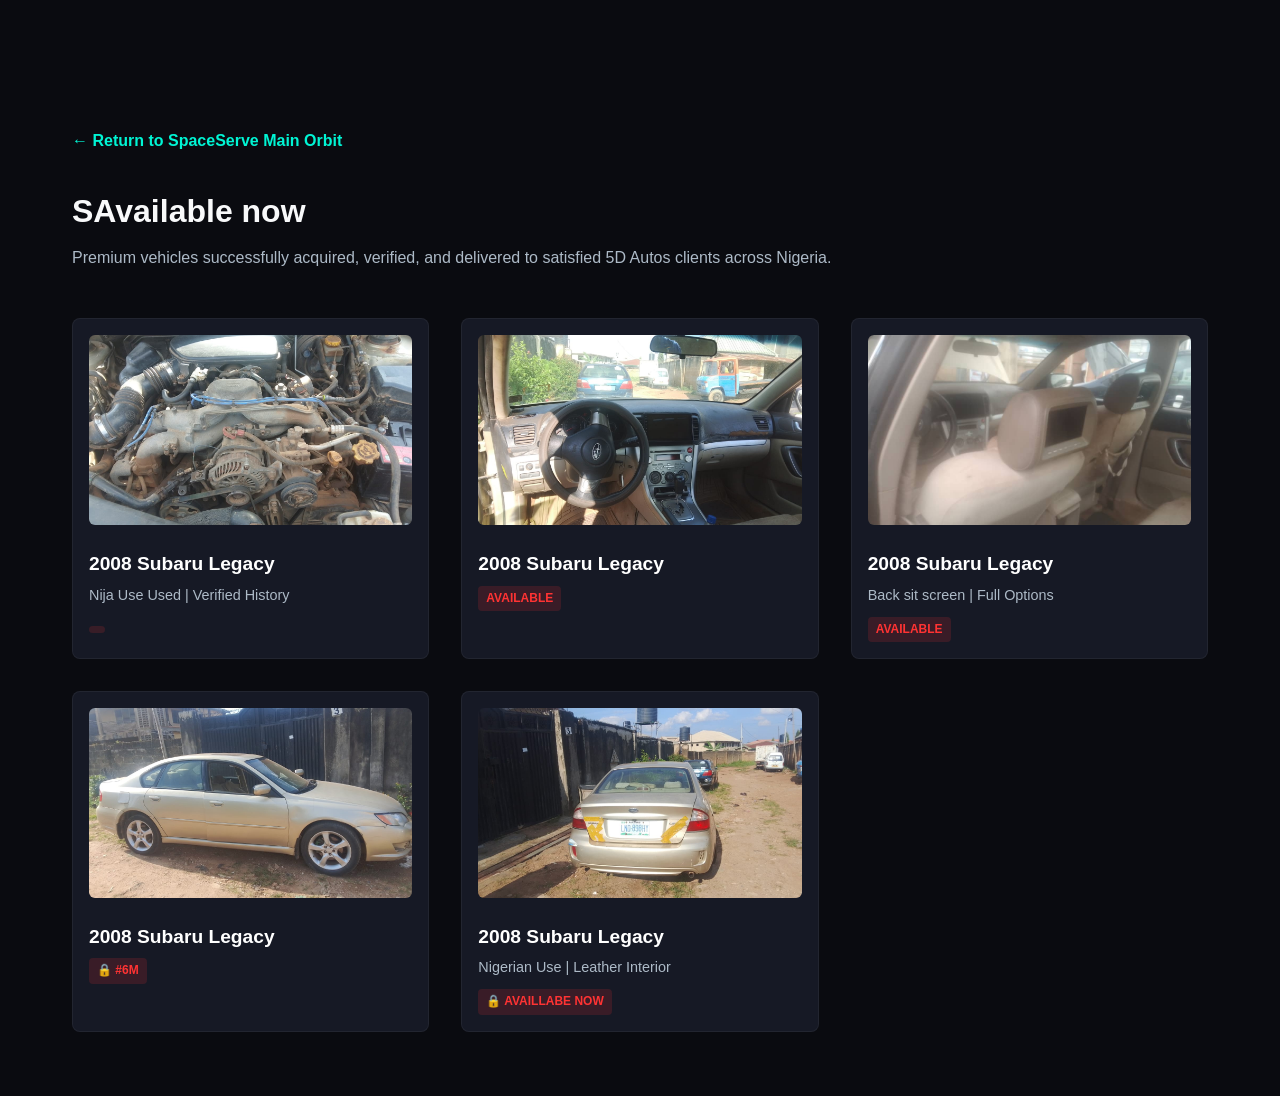
<file: available.html>
<!DOCTYPE html>
<html lang="en">

<head>
    <meta charset="UTF-8">
    <meta name="viewport" content="width=device-width, initial-scale=1.0">
    <title>5D Autos | Available catalog</title>
    <link rel="stylesheet" href="style.css">
    <style>
        .inventory-wrapper {
            max-width: 1200px;
            margin: 8rem auto 4rem auto;
            padding: 0 2rem;
        }

        .back-home {
            color: var(--stellar-glow);
            text-decoration: none;
            font-weight: 600;
            display: inline-block;
            margin-bottom: 2rem;
        }

        .inventory-grid-display {
            display: grid;
            grid-template-columns: repeat(auto-fit, minmax(280px, 1fr));
            gap: 2rem;
        }

        .car-catalog-card {
            background: var(--space-nebula);
            border: 1px solid rgba(255, 255, 255, 0.05);
            padding: 1rem;
            border-radius: 8px;
            transition: transform 0.2s ease;
        }

        .car-catalog-card:hover {
            transform: translateY(-5px);
            border-color: var(--cosmic-blue);
        }

        .car-catalog-card img {
            width: 100%;
            height: 190px;
            object-fit: cover;
            border-radius: 6px;
        }

        .car-info h4 {
            margin: 1rem 0 0.25rem 0;
            font-size: 1.2rem;
            color: #fff;
        }

        .car-info p {
            color: var(--text-muted);
            font-size: 0.9rem;
            margin-bottom: 0.5rem;
        }

        .sold-badge {
            display: inline-block;
            font-size: 0.75rem;
            font-weight: 700;
            background: rgba(255, 51, 51, 0.15);
            color: #ff3333;
            padding: 0.2rem 0.5rem;
            border-radius: 4px;
            text-transform: uppercase;
        }
    </style>
</head>

<body style="background:#0a0b10; color:#f8f9fa;">

    <div class="inventory-wrapper">
        <!-- Structural Link back to home domain portal root -->
        <a href="index.html" class="back-home">&larr; Return to SpaceServe Main Orbit</a>

        <h1 style="margin-bottom: 0.5rem;"> SAvailable now</h1>
        <p style="color: var(--text-muted); margin-bottom: 3rem;">Premium vehicles successfully acquired, verified, and
            delivered to satisfied 5D Autos clients across Nigeria.</p>

        <!-- Fixed Grid Layout: Every image now gets its own individual card container -->
        <div class="inventory-grid-display">

            <!-- Car Card 1 -->
            <div class="car-catalog-card">
                <img src="image/S1.jpeg" alt="Delivered Vehicle">
                <div class="car-info">
                    <h4>2008 Subaru Legacy</h4>
                    <p>Nija Use Used | Verified History</p>
                    <span class="sold-badge"></span>
                </div>
            </div>

            <!-- Car Card 2 -->
            <div class="car-catalog-card">
                <img src="image/S2.jpeg" alt="Delivered Vehicle">
                <div class="car-info">
                    <h4>2008 Subaru Legacy</h4>
                    <span class="sold-badge">Available</span>
                </div>
            </div>

            <!-- Car Card 3 -->
            <div class="car-catalog-card">
                <img src="image/S3.jpeg" alt="Delivered Vehicle">
                <div class="car-info">
                    <h4>2008 Subaru Legacy</h4>
                    <p>Back sit screen | Full Options</p>
                    <span class="sold-badge">Available</span>
                </div>
            </div>

            <!-- Car Card 4 -->
            <div class="car-catalog-card">
                <img src="image/S4.jpeg" alt="Delivered Vehicle">
                <div class="car-info">
                    <h4>2008 Subaru Legacy</h4>
                    <span class="sold-badge">🔒 #6m</span>
                </div>
            </div>

            <!-- Car Card 5 -->
            <div class="car-catalog-card">
                <img src="image/S5.jpeg" alt="Delivered Vehicle">
                <div class="car-info">
                    <h4>2008 Subaru Legacy</h4>
                    <p>Nigerian Use | Leather Interior</p>
                    <span class="sold-badge">🔒 Availlabe now</span>
                </div>
            </div>

        </div>
    </div>

</body>

</html>
</file>
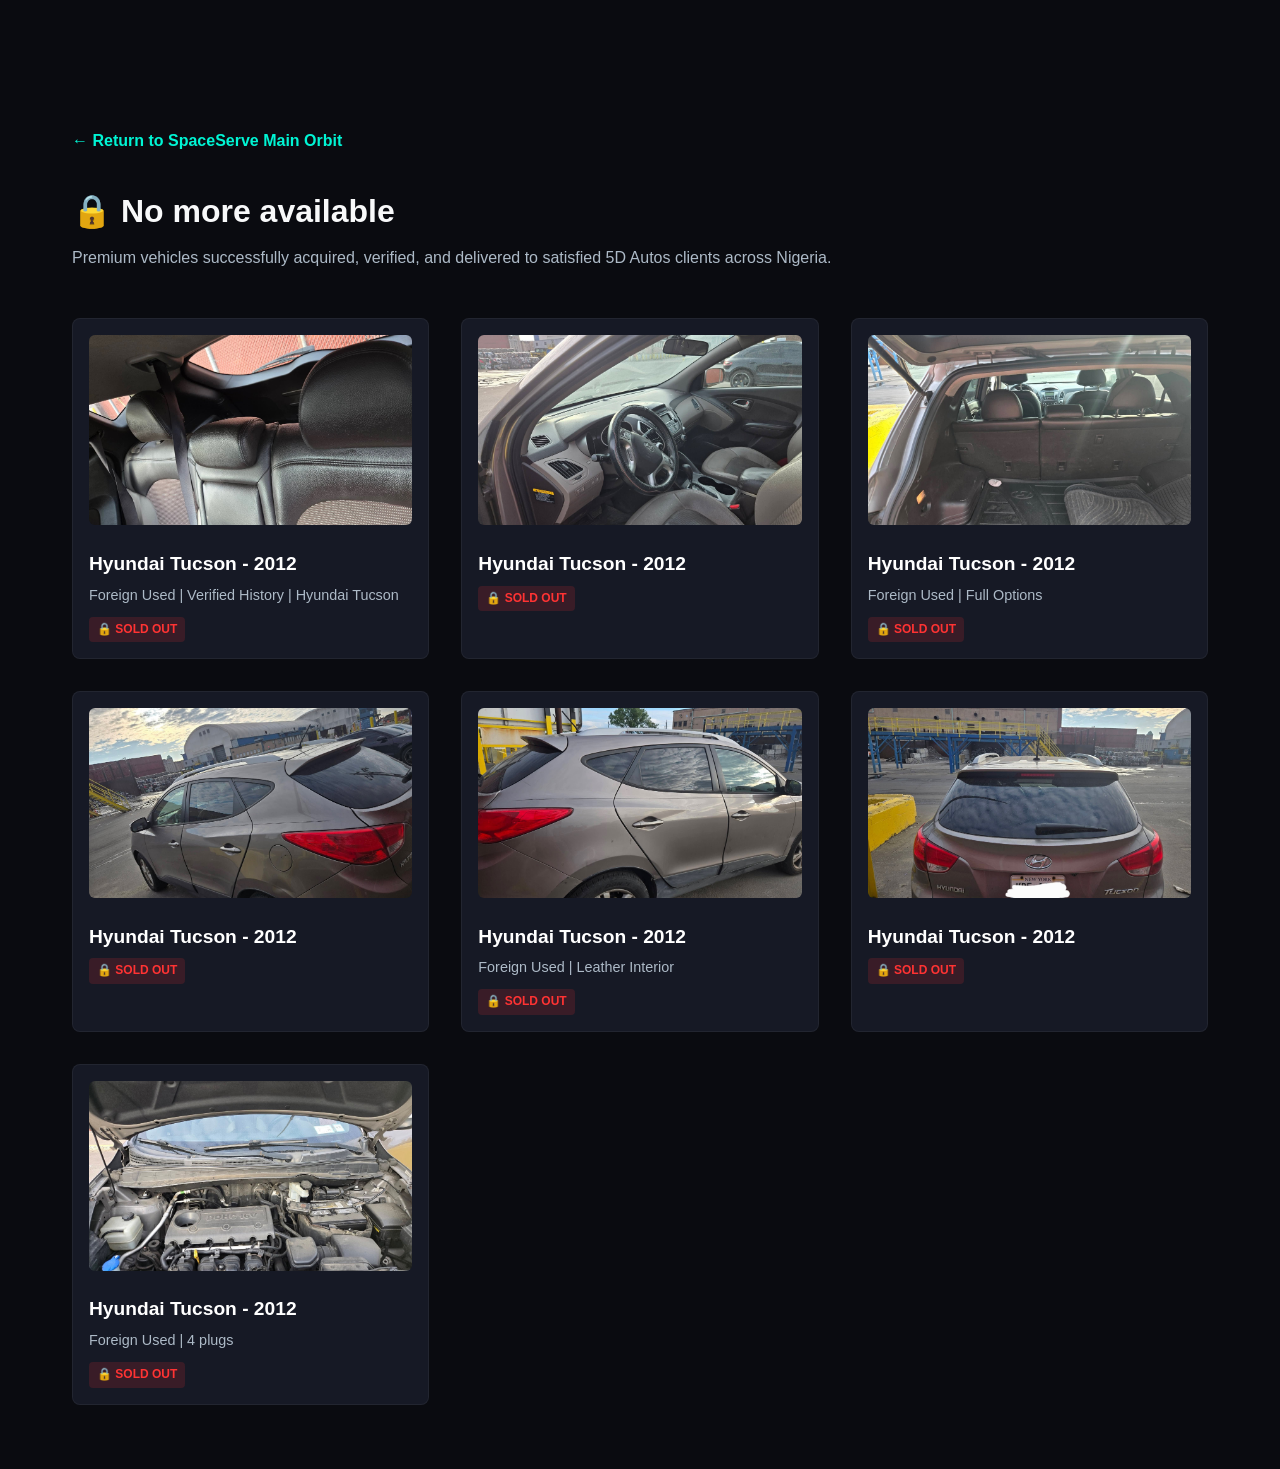
<file: sold.html>
<!DOCTYPE html>
<html lang="en">

<head>
    <meta charset="UTF-8">
    <meta name="viewport" content="width=device-width, initial-scale=1.0">
    <title>5D Autos | Sold Catalog</title>
    <link rel="stylesheet" href="style.css">
    <style>
        .inventory-wrapper { max-width: 1200px; margin: 8rem auto 4rem auto; padding: 0 2rem; }
        .back-home { color: var(--stellar-glow); text-decoration: none; font-weight: 600; display: inline-block; margin-bottom: 2rem; }
        .inventory-grid-display { display: grid; grid-template-columns: repeat(auto-fit, minmax(280px, 1fr)); gap: 2rem; }
        .car-catalog-card { background: var(--space-nebula); border: 1px solid rgba(255, 255, 255, 0.05); padding: 1rem; border-radius: 8px; transition: transform 0.2s ease; }
        .car-catalog-card:hover { transform: translateY(-5px); border-color: var(--cosmic-blue); }
        .car-catalog-card img { width: 100%; height: 190px; object-fit: cover; border-radius: 6px; }
        .car-info h4 { margin: 1rem 0 0.25rem 0; font-size: 1.2rem; color: #fff; }
        .car-info p { color: var(--text-muted); font-size: 0.9rem; margin-bottom: 0.5rem; }
        .sold-badge { display: inline-block; font-size: 0.75rem; font-weight: 700; background: rgba(255, 51, 51, 0.15); color: #ff3333; padding: 0.2rem 0.5rem; border-radius: 4px; text-transform: uppercase; }
    </style>
</head>

<body style="background:#0a0b10; color:#f8f9fa;">

    <div class="inventory-wrapper">
        <!-- Structural Link back to home domain portal root -->
        <a href="index.html" class="back-home">&larr; Return to SpaceServe Main Orbit</a>

        <h1 style="margin-bottom: 0.5rem;">🔒 No more available</h1>
        <p style="color: var(--text-muted); margin-bottom: 3rem;">Premium vehicles successfully acquired, verified, and delivered to satisfied 5D Autos clients across Nigeria.</p>

        <!-- Fixed Grid Layout: Every image now gets its own individual card container -->
        <div class="inventory-grid-display">
            
            <!-- Car Card 1 -->
            <div class="car-catalog-card">
                <img src="image/H1.jpeg" alt="Delivered Vehicle">
                <div class="car-info">
                    <h4>Hyundai Tucson - 2012</h4>
                    <p>Foreign Used | Verified History | Hyundai Tucson</p>
                    <span class="sold-badge">🔒 Sold out</span>
                </div>
            </div>

            <!-- Car Card 2 -->
            <div class="car-catalog-card">
                <img src="image/H2.jpeg" alt="Delivered Vehicle">
                <div class="car-info">
                    <h4>Hyundai Tucson - 2012</h4>
                    <span class="sold-badge">🔒 Sold out</span>
                </div>
            </div>

            <!-- Car Card 3 -->
            <div class="car-catalog-card">
                <img src="image/H3.jpeg" alt="Delivered Vehicle">
                <div class="car-info">
                    <h4>Hyundai Tucson - 2012</h4>
                    <p>Foreign Used | Full Options</p>
                    <span class="sold-badge">🔒 Sold out</span>
                </div>
            </div>

            <!-- Car Card 4 -->
            <div class="car-catalog-card">
                <img src="image/H4.jpeg" alt="Delivered Vehicle">
                <div class="car-info">
                    <h4>Hyundai Tucson - 2012</h4>
                    <span class="sold-badge">🔒 Sold out</span>
                </div>
            </div>

            <!-- Car Card 5 -->
            <div class="car-catalog-card">
                <img src="image/H5.jpeg" alt="Delivered Vehicle">
                <div class="car-info">
                    <h4>Hyundai Tucson - 2012</h4>
                    <p>Foreign Used | Leather Interior</p>
                    <span class="sold-badge">🔒 Sold out</span>
                </div>
            </div>

            <!-- Car Card 6 -->
            <div class="car-catalog-card">
                <img src="image/H6.jpeg" alt="Delivered Vehicle">
                <div class="car-info">
                    <h4>Hyundai Tucson - 2012</h4>
                    <span class="sold-badge">🔒 Sold out</span>
                </div>
            </div>

            <!-- Car Card 7 -->
            <div class="car-catalog-card">
                <img src="image/H7.jpeg" alt="Delivered Vehicle">
                <div class="car-info">
                    <h4>Hyundai Tucson - 2012</h4>
                    <p>Foreign Used | 4 plugs</p>
                    <span class="sold-badge">🔒 Sold out</span>
                </div>
            </div>

        </div>
    </div>

</body>
</html>
</file>
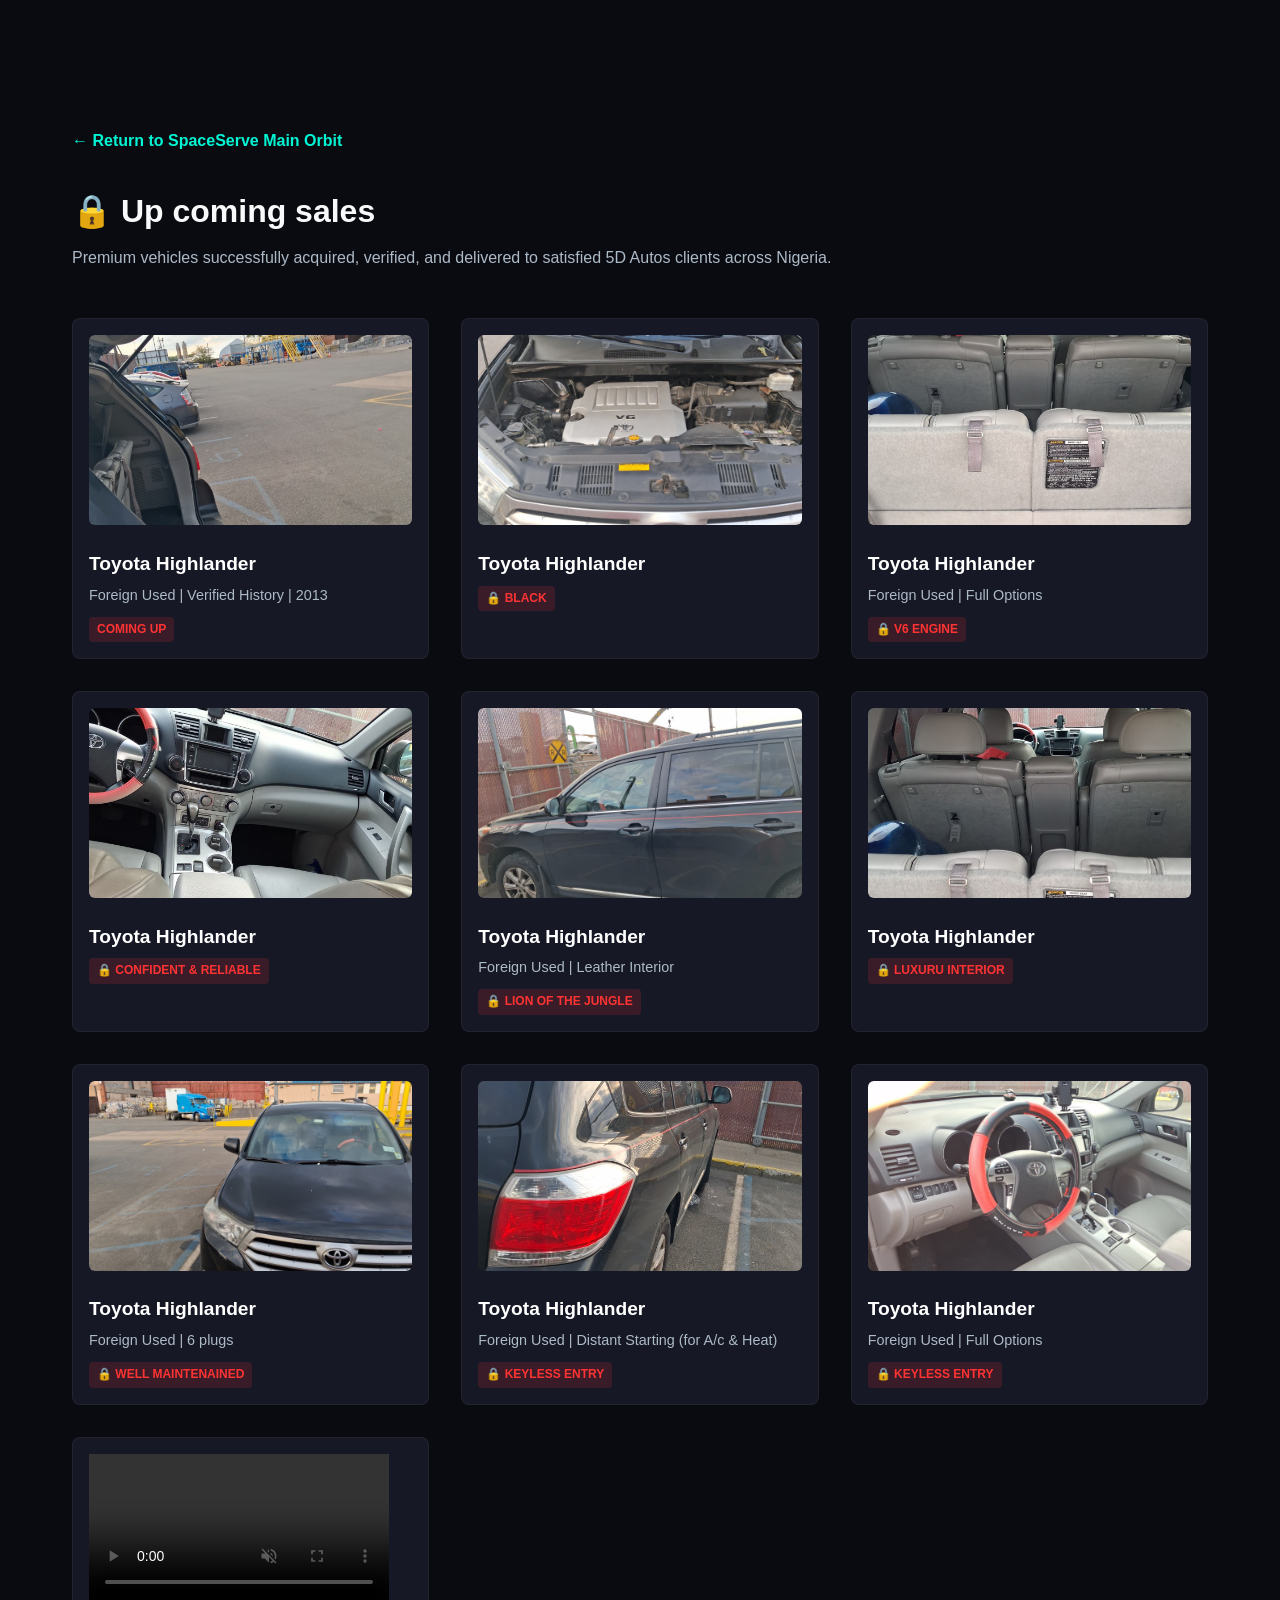
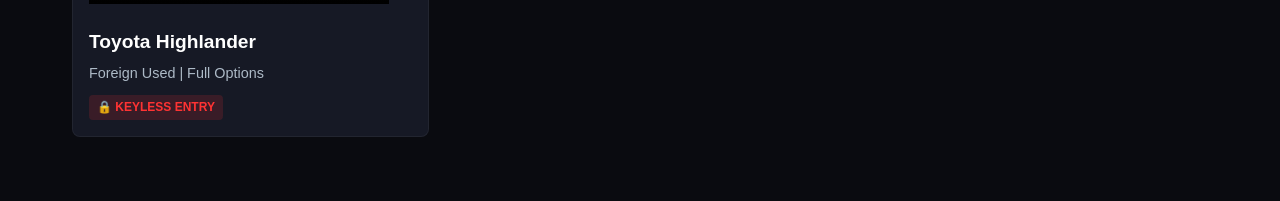
<file: upcoming.html>
<!DOCTYPE html>
<html lang="en">

<head>
    <meta charset="UTF-8">
    <meta name="viewport" content="width=device-width, initial-scale=1.0">
    <title>5D Autos | Upcoming Catalog</title>
    <link rel="stylesheet" href="style.css">
    <style>
        .inventory-wrapper {
            max-width: 1200px;
            margin: 8rem auto 4rem auto;
            padding: 0 2rem;
        }

        .back-home {
            color: var(--stellar-glow);
            text-decoration: none;
            font-weight: 600;
            display: inline-block;
            margin-bottom: 2rem;
        }

        .inventory-grid-display {
            display: grid;
            grid-template-columns: repeat(auto-fit, minmax(280px, 1fr));
            gap: 2rem;
        }

        .car-catalog-card {
            background: var(--space-nebula);
            border: 1px solid rgba(255, 255, 255, 0.05);
            padding: 1rem;
            border-radius: 8px;
            transition: transform 0.2s ease;
        }

        .car-catalog-card:hover {
            transform: translateY(-5px);
            border-color: var(--cosmic-blue);
        }

        .car-catalog-card img {
            width: 100%;
            height: 190px;
            object-fit: cover;
            border-radius: 6px;
        }

        .car-info h4 {
            margin: 1rem 0 0.25rem 0;
            font-size: 1.2rem;
            color: #fff;
        }

        .car-info p {
            color: var(--text-muted);
            font-size: 0.9rem;
            margin-bottom: 0.5rem;
        }

        .sold-badge {
            display: inline-block;
            font-size: 0.75rem;
            font-weight: 700;
            background: rgba(255, 51, 51, 0.15);
            color: #ff3333;
            padding: 0.2rem 0.5rem;
            border-radius: 4px;
            text-transform: uppercase;
        }
    </style>
</head>

<body style="background:#0a0b10; color:#f8f9fa;">

    <div class="inventory-wrapper">
        <!-- Structural Link back to home domain portal root -->
        <a href="index.html" class="back-home">&larr; Return to SpaceServe Main Orbit</a>

        <h1 style="margin-bottom: 0.5rem;">🔒 Up coming sales</h1>
        <p style="color: var(--text-muted); margin-bottom: 3rem;">Premium vehicles successfully acquired, verified, and
            delivered to satisfied 5D Autos clients across Nigeria.</p>

        <!-- Fixed Grid Layout: Every image now gets its own individual card container -->
        <div class="inventory-grid-display">

            <!-- Car Card 1 -->
            <div class="car-catalog-card">
                <img src="image/T1.jpeg" alt="To be delivered">
                <div class="car-info">
                    <h4>Toyota Highlander</h4>
                    <p>Foreign Used | Verified History | 2013</p>
                    <span class="sold-badge">Coming up</span>
                </div>
            </div>

            <!-- Car Card 2 -->
            <div class="car-catalog-card">
                <img src="image/T2.jpeg" alt="To be delivered">
                <div class="car-info">
                    <h4>Toyota Highlander</h4>
                    <span class="sold-badge">🔒 Black</span>
                </div>
            </div>

            <!-- Car Card 3 -->
            <div class="car-catalog-card">
                <img src="image/T3.jpeg" alt="To be delivered">
                <div class="car-info">
                    <h4>Toyota Highlander</h4>
                    <p>Foreign Used | Full Options</p>
                    <span class="sold-badge">🔒 V6 Engine</span>
                </div>
            </div>

            <!-- Car Card 4 -->
            <div class="car-catalog-card">
                <img src="image/T4.jpeg" alt="To be deliverede">
                <div class="car-info">
                    <h4>Toyota Highlander</h4>
                    <span class="sold-badge">🔒 Confident & Reliable</span>
                </div>
            </div>

            <!-- Car Card 5 -->
            <div class="car-catalog-card">
                <img src="image/T5.jpeg" alt="To be deliverede">
                <div class="car-info">
                    <h4>Toyota Highlander</h4>
                    <p>Foreign Used | Leather Interior</p>
                    <span class="sold-badge">🔒 Lion of the Jungle</span>
                </div>
            </div>

            <!-- Car Card 6 -->
            <div class="car-catalog-card">
                <img src="image/T6.jpeg" alt="To be delivered">
                <div class="car-info">
                    <h4>Toyota Highlander</h4>
                    <span class="sold-badge">🔒 Luxuru Interior </span>
                </div>
            </div>

            <!-- Car Card 7 -->
            <div class="car-catalog-card">
                <img src="image/T7.jpeg" alt="To be delivered">
                <div class="car-info">
                    <h4>Toyota Highlander</h4>
                    <p>Foreign Used | 6 plugs</p>
                    <span class="sold-badge">🔒 Well maintenained</span>
                </div>
            </div>

            <!-- Car Card 8 -->
            <div class="car-catalog-card">
                <img src="image/T8.jpeg" alt="To be delivered">
                <div class="car-info">
                    <h4>Toyota Highlander</h4>
                    <p>Foreign Used | Distant Starting (for A/c & Heat)</p>
                    <span class="sold-badge">🔒 Keyless Entry</span>
                </div>
            </div>

            <!-- Car Card 9 -->
            <div class="car-catalog-card">
                <img src="image/T9.jpeg" alt="To be delivered">
                <div class="car-info">
                    <h4>Toyota Highlander</h4>
                    <p>Foreign Used | Full Options</p>
                    <span class="sold-badge">🔒 Keyless Entry</span>
                </div>
            </div>

            <!-- Car Card 10 -->
            <div class="car-catalog-card">
                <video controls autoplay muted playsinline>
                    <source src="image/T10.mp4" type="video/mp4">
                    Your browser does not support the video tag.
                </video>
                <div class="car-info">
                    <h4>Toyota Highlander</h4>
                    <p>Foreign Used | Full Options</p>
                    <span class="sold-badge">🔒 Keyless Entry</span>
                </div>
            </div>

        </div>
    </div>

</body>

</html>
</file>
<file: style.css>
/* ==========================================================================
   1. CSS Reset & Dark Space Aesthetics
   ========================================================================== */
* {
    margin: 0;
    padding: 0;
    box-sizing: border-box;
    font-family: 'Segoe UI', Tahoma, Geneva, Verdana, sans-serif;
}

:root {
    --space-dark: #0a0b10;
    --space-nebula: #161925;
    --cosmic-blue: #3a86ff;
    --stellar-glow: #00f5d4;
    --text-light: #f8f9fa;
    --text-muted: #adbac7;
}

body {
    background: radial-gradient(circle at center, #161925 0%, #0a0b10 100%);
    background-size: 200% 200%;
    animation: celestial-drift 15s ease infinite;
    color: var(--text-light);
    line-height: 1.6;
    overflow-x: hidden;
}

@keyframes celestial-drift {
    0% { background-position: 0% 50%; }
    50% { background-position: 100% 50%; }
    100% { background-position: 0% 50%; }
}

/* ==========================================================================
   2. Header Navigation Layout
   ========================================================================== */
header {
    background-color: rgba(10, 11, 16, 0.95);
    backdrop-filter: blur(10px);
    -webkit-backdrop-filter: blur(10px);
    position: fixed;
    width: 100%;
    top: 0;
    z-index: 1000;
    border-bottom: 1px solid rgba(255, 255, 255, 0.1);
}

.nav-container {
    max-width: 1200px;
    margin: 0 auto;
    display: flex;
    justify-content: space-between;
    align-items: center;
    padding: 1rem 2rem;
}

.logo {
    display: flex;
    align-items: center;
    gap: 0.5rem;
    font-size: 1.5rem;
    font-weight: 700;
    color: var(--text-light);
    text-decoration: none;
}

.logo span {
    color: var(--stellar-glow);
}

.nav-links {
    display: flex;
    list-style: none;
    gap: 2rem;
    align-items: center;
}

.nav-links a {
    color: var(--text-muted);
    text-decoration: none;
    font-size: 0.95rem;
    transition: color 0.3s;
}

.nav-links a:hover {
    color: var(--stellar-glow);
}

/* ==========================================================================
   3. Dropdown Mechanics (Desktop Hover & Mobile State)
   ========================================================================== */
.dropdown {
    position: relative;
}

.dropdown-menu {
    display: none;
    position: absolute;
    right: 0;
    top: 100%;
    background-color: var(--space-nebula);
    border: 1px solid rgba(255, 255, 255, 0.1);
    list-style: none;
    border-radius: 8px;
    padding: 0.5rem 0;
    min-width: 160px;
    box-shadow: 0 4px 12px rgba(0, 0, 0, 0.5);
    z-index: 2000;
}

.dropdown:hover .dropdown-menu,
.dropdown.active .dropdown-menu {
    display: block;
}

.dropdown-menu li a {
    display: block;
    padding: 0.6rem 1rem;
    color: var(--text-light) !important;
    font-size: 0.9rem;
    text-decoration: none;
    transition: background-color 0.2s;
}

.dropdown-menu li a:hover {
    background-color: rgba(58, 134, 255, 0.2);
    color: var(--stellar-glow) !important;
}

/* Header Globe Rotation Animation Trigger */
.logo .logo-ico {
    display: inline-block;
    color: var(--stellar-glow);
    font-size: 1.4rem;
    animation: cosmic-spin 12s linear infinite;
}

@keyframes cosmic-spin {
    from { transform: rotate(0deg); }
    to { transform: rotate(360deg); }
}

/* ==========================================================================
   4. Buttons & Global UI Actions
   ========================================================================== */
.cta-btn,
.btn-outline {
    padding: 0.6rem 1.4rem;
    border-radius: 30px;
    text-decoration: none;
    font-weight: 600;
    display: inline-block;
    transition: all 0.3s ease;
}

.cta-btn {
    background: linear-gradient(135deg, var(--cosmic-blue), #8338ec);
    color: white;
}

.cta-btn:hover {
    transform: translateY(-3px) scale(1.02);
    background: linear-gradient(135deg, #00f5d4, var(--cosmic-blue));
    box-shadow: 0 0 25px rgba(0, 245, 212, 0.6);
}

.btn-outline {
    border: 2px solid var(--cosmic-blue);
    color: var(--text-light);
}

.btn-outline:hover {
    background-color: rgba(58, 134, 255, 0.1);
}

/* ==========================================================================
   5. Hero Section & Typewriter Styles
   ========================================================================== */
.hero {
    padding: 11rem 2rem 6rem 2rem;
    max-width: 900px;
    margin: 0 auto;
    text-align: center;
}

.hero h1 {
    font-size: 3rem;
    font-weight: 800;
    margin-bottom: 1.5rem;
    background: linear-gradient(to right, #fff, var(--text-muted));
    -webkit-background-clip: text;
    -webkit-text-fill-color: transparent;
    background-clip: text;
}

.hero p {
    font-size: 1.2rem;
    color: var(--text-muted);
    margin-bottom: 2.5rem;
}

.hero-btns {
    display: flex;
    justify-content: center;
    gap: 1rem;
}

.typing-cursor {
    color: var(--stellar-glow);
    font-weight: bold;
    margin-left: 2px;
    animation: terminal-blink 0.8s step-end infinite;
}

@keyframes terminal-blink {
    from, to { color: transparent; }
    50% { color: var(--stellar-glow); }
}

/* ==========================================================================
   6. Grid Portfolio Ecosystem Structure
   ========================================================================== */
.portfolio-section {
    max-width: 1200px;
    margin: 0 auto;
    padding: 4rem 2rem;
}

.section-title {
    text-align: center;
    margin-bottom: 3rem;
}

.section-title h2 {
    font-size: 2.2rem;
    margin-bottom: 0.5rem;
}

.section-title p {
    color: var(--text-muted);
}

.portfolio-grid {
    display: grid;
    grid-template-columns: repeat(4, 1fr);
    gap: 1.5rem;
}

.portfolio-card {
    background-color: var(--space-nebula);
    border: 1px solid rgba(255, 255, 255, 0.05);
    border-radius: 12px;
    padding: 1.5rem;
    display: flex;
    flex-direction: column;
    justify-content: space-between;
    transition: transform 0.3s, border-color 0.3s;
}

.portfolio-card:hover {
    transform: translateY(-5px);
    border-color: var(--cosmic-blue);
}

.portfolio-card h3 {
    font-size: 1.25rem;
    margin-bottom: 0.3rem;
}

.card-tag {
    font-size: 0.75rem;
    color: var(--stellar-glow);
    text-transform: uppercase;
    margin-bottom: 0.8rem;
    font-weight: 700;
    letter-spacing: 0.5px;
}

.portfolio-card p {
    color: var(--text-muted);
    font-size: 0.9rem;
    margin-bottom: 1.5rem;
    flex-grow: 1;
}

.app-link {
    color: var(--cosmic-blue);
    text-decoration: none;
    font-weight: 600;
    font-size: 0.9rem;
}

.app-link:hover {
    text-decoration: underline;
}

/* ==========================================================================
   7. Intermittent Image Slideshow Frame Module
   ========================================================================== */
.slider-container {
    width: 100%;
    height: 160px;
    position: relative;
    overflow: hidden;
    border-radius: 8px;
    margin-bottom: 1.2rem;
    border: 1px solid rgba(255, 255, 255, 0.1);
}

.slide {
    position: absolute;
    width: 100%;
    height: 100%;
    opacity: 0;
    transition: opacity 0.8s ease-in-out;
}

.slide.active {
    opacity: 1;
    z-index: 2;
}

.placeholder-img,
.slider-container img {
    width: 100%;
    height: 100%;
    display: flex;
    align-items: center;
    justify-content: center;
    font-size: 0.85rem;
    font-weight: 600;
    color: var(--text-muted);
    text-align: center;
    padding: 1rem;
    object-fit: cover;
}

/* Shifting Electric Nebula Glow Patch for FreeTax Card */
.portfolio-card:nth-child(2):hover {
    border-color: var(--stellar-glow) !important;
    box-shadow: 0 0 20px rgba(0, 245, 212, 0.25);
    transform: translateY(-8px) scale(1.01);
}

/* ==========================================================================
   8. Formspree Waitlist Structural Container
   ========================================================================== */
.waitlist-form-section {
    background-color: var(--space-nebula);
    padding: 5rem 2rem;
    border-top: 1px solid rgba(255, 255, 255, 0.05);
}

.form-wrapper {
    max-width: 550px;
    margin: 0 auto;
    text-align: center;
}

.form-wrapper h2 {
    font-size: 2rem;
    margin-bottom: 0.8rem;
}

.form-wrapper p {
    color: var(--text-muted);
    margin-bottom: 2.5rem;
}

form {
    text-align: left;
}

.input-group {
    margin-bottom: 1.5rem;
}

.input-group label {
    display: block;
    font-size: 0.9rem;
    margin-bottom: 0.5rem;
    color: var(--text-light);
    font-weight: 600;
}

.input-group input, .input-group select {
    width: 100%;
    padding: 0.9rem 1.2rem;
    background-color: var(--space-dark);
    border: 1px solid rgba(255, 255, 255, 0.1);
    color: var(--text-light);
    border-radius: 8px;
    font-size: 1rem;
    outline: none;
    transition: border 0.3s;
}

.input-group input:focus, .input-group select:focus {
    border-color: var(--stellar-glow);
}

.submit-form-btn {
    width: 100%;
    padding: 1rem;
    border: none;
    border-radius: 8px;
    background: linear-gradient(135deg, #8338ec, var(--cosmic-blue));
    color: white;
    font-weight: 700;
    font-size: 1rem;
    cursor: pointer;
    transition: transform 0.2s;
}

.submit-form-btn:hover {
    transform: scale(1.01);
}

/* ==========================================================================
   9. About Us Section & Structural Elements
   ========================================================================== */
.about-section {
    padding: 5rem 2rem;
}

.about-container {
    max-width: 1200px;
    margin: 0 auto;
    display: grid;
    grid-template-columns: 1fr 1fr;
    gap: 4rem;
}

.about-left h2 {
    font-size: 2rem;
    margin-bottom: 1rem;
}

.about-left blockquote {
    border-left: 3px solid var(--stellar-glow);
    padding-left: 1rem;
    color: var(--text-muted);
    font-style: italic;
}
.value-list {
list-style: none;
}
.value-item {
margin-bottom: 1rem;
}
.value-item strong {
color: var(--stellar-glow);
display: block;
}
/* ==========================================================================
10. Footer Section
========================================================================== */
footer {
background: #050608;
padding: 2rem;
border-top: 1px solid rgba(255, 255, 255, 0.05);
}
.legal-notice {
max-width: 1200px;
margin: 0 auto;
color: rgba(255, 255, 255, 0.3);
font-size: 0.8rem;
text-align: center;
}
/* ==========================================================================
11. Balanced Mobile View Responsive Breakpoints & Mobile Drawer
========================================================================== */
.mobile-menu-toggle {
display: none;
background: none;
border: none;
color: var(--text-light);
font-size: 1.8rem;
cursor: pointer;
z-index: 2500;
transition: color 0.3s;
}
.mobile-menu-toggle:hover {
color: var(--stellar-glow);
}
@media (max-width: 1100px) {
.portfolio-grid { grid-template-columns: repeat(2, 1fr); }
}
@media (max-width: 768px) {
.nav-container {
padding: 0.8rem 1rem;
width: 100%;
}
.mobile-menu-toggle {
display: block;
}
.nav-links {
position: fixed;
top: 0;
right: -100%;
width: 75%;
max-width: 300px;
height: 100vh;
background-color: rgba(22, 25, 37, 0.98);
backdrop-filter: blur(15px);
-webkit-backdrop-filter: blur(15px);
box-shadow: -5px 0 25px rgba(0, 0, 0, 0.5);
flex-direction: column;
justify-content: center;
gap: 2.5rem;
padding: 2rem;
transition: right 0.4s ease-in-out;
z-index: 2400;
list-style: none;
}
.nav-links.drawer-open {
right: 0;
}
.nav-links li {
display: block !important;
text-align: center;
}
.nav-links a {
font-size: 1.3rem;
font-weight: 600;
display: block;
}
.hero h1 { font-size: 2.1rem; }
.hero p { font-size: 1rem; }
.portfolio-grid { grid-template-columns: 1fr; }
.about-container { grid-template-columns: 1fr; gap: 2rem; }
.dropdown-menu {
right: 0;
left: auto;
position: absolute;
top: 120%;
}
}
@media (max-width: 400px) {
.nav-container {
padding: 0.6rem 0.5rem !important;
gap: 0.2rem !important;
}
.logo { max-width: 45% !important; }
.logo-text { font-size: 1.2rem !important; }
.logo .logo-ico { font-size: 1.1rem !important; }
.office-text { font-size: 0.75rem !important; }
.nav-avatar-wrapper {
padding: 0.35rem 0.5rem !important;
gap: 4px !important;
}
.mobile-menu-toggle { font-size: 1.5rem !important; }
}
@media (max-width: 330px) {
.office-text { display: none !important; }
}
/* ==========================================================================
12. Victoria Avatar Polite Greeting Bow Animations
========================================================================== */
.nav-avatar {
transform-origin: bottom center !important;
backface-visibility: hidden;
-webkit-backface-visibility: hidden;
transform: perspective(1000px) rotateX(0deg);
transition: transform 0.3s ease;
}
.nav-avatar-wrapper:hover .nav-avatar {
transform: perspective(1000px) rotateX(15deg) translateY(2px) !important;
}
.avatar-welcome-bow {
animation: corporate-bow-greeting 1.2s cubic-bezier(0.25, 0.46, 0.45, 0.94) forwards !important;
}
@keyframes corporate-bow-greeting {
0% { transform: perspective(1000px) rotateX(0deg) translateY(0); }
30% { transform: perspective(1000px) rotateX(20deg) translateY(3px); }
70% { transform: perspective(1000px) rotateX(20deg) translateY(3px); }
100% { transform: perspective(1000px) rotateX(0deg) translateY(0); }
}
</file>
